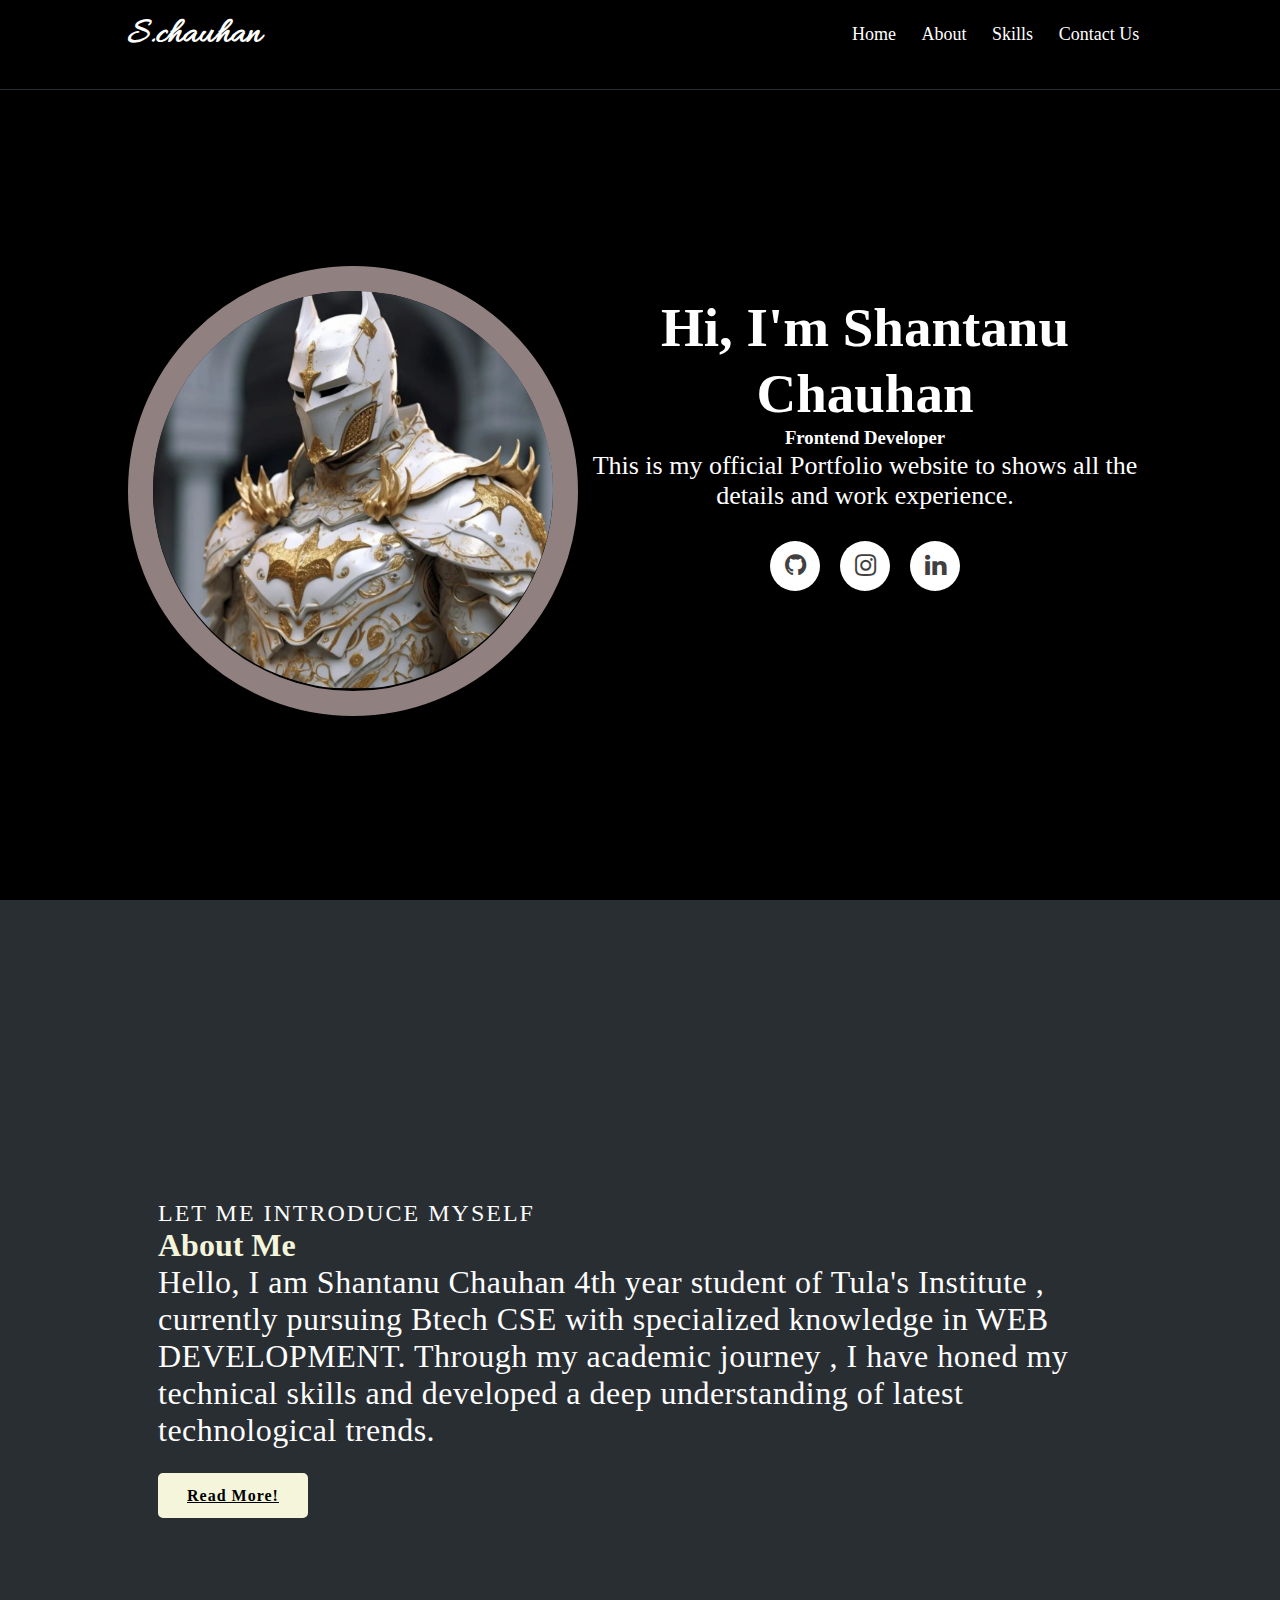
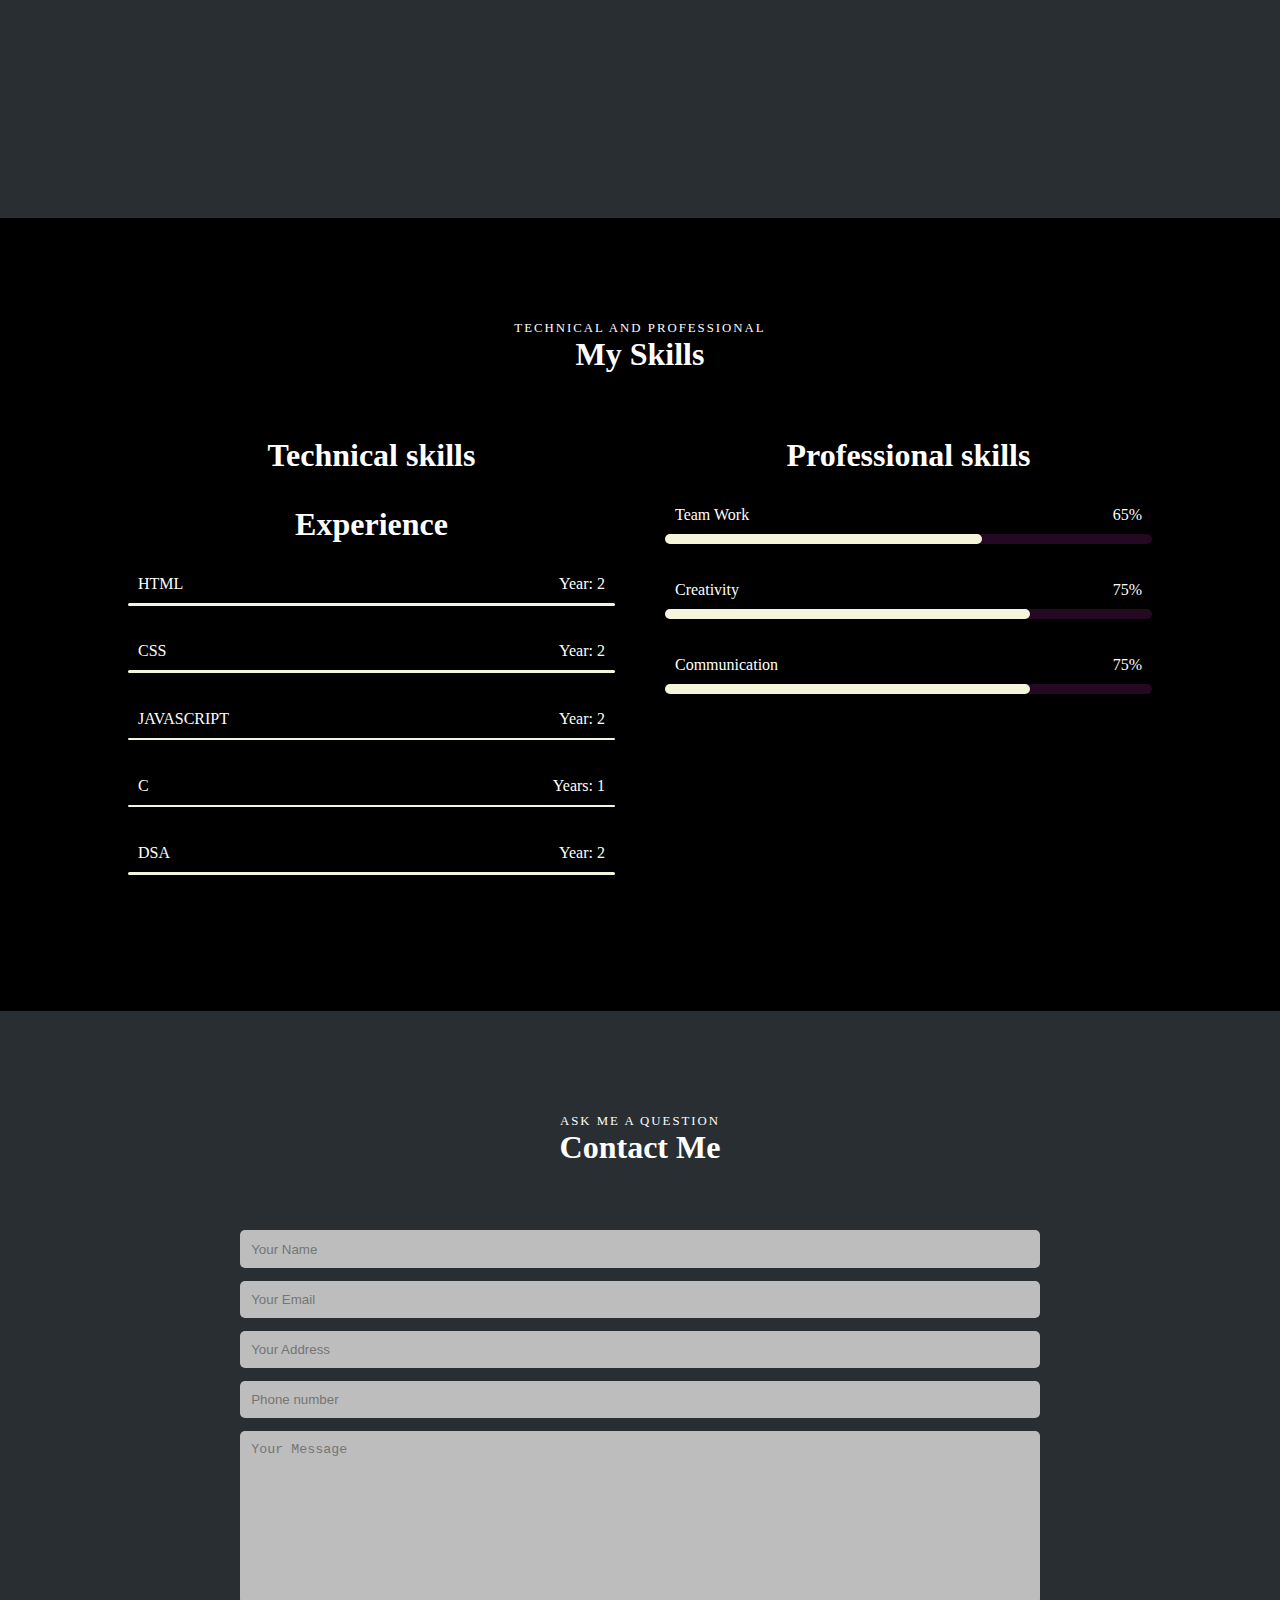
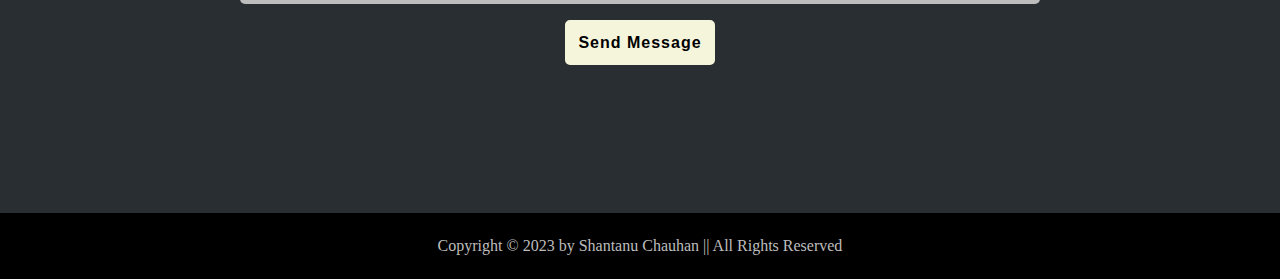
<file: Profilo/index.html>
<!DOCTYPE html>
<html lang="en">
<head>
    <meta charset="UTF-8">
    <meta name="viewport" content="width=device-width, initial-scale=1.0">
    <title>Portfolio Website</title>
   <link rel="stylesheet" href="style.css">
   <link rel="stylesheet" href="https://stackpath.bootstrapcdn.com/font-awesome/4.7.0/css/font-awesome.min.css">


</head>
<body>
    <header>
        <div class="head-section">
            <nav>
                <div class="logo">S.chauhan</div>
                <div class="nav-link">
                    <ul>
                        <li><a href="#home">Home</a></li>
                        <li><a href="#about">About</a></li>
                        <li><a href="#skills">Skills</a></li>
                        <li><a href="#contact">Contact Us</a></li>
                    </ul>
                </div>
            </nav>
        </div>
    </header>
    <section id="home" class="home">
        <div class="home-image">
            <img src="new.jpeg" alt="Avatar">
        </div>
        <div class="home-content">
            <h1>Hi, I'm Shantanu Chauhan</h1>
            <h3>Frontend Developer</h3>
            <p>This is my official Portfolio website to shows all the details and work experience.</p>
          <div class="social-menu">
            <ul>
                <li><a href="https://github.com/shanuchauhan1211"><i class="fa fa-github"></i></a></li>
                <li><a href="https://www.instagram.com/kenzen.gall/"><i class="fa fa-instagram"></i></a></li>
                <li><a href="https://www.linkedin.com/in/shantanu-chauhan-5323b0245"><i class="fa fa-linkedin"></i></a></li>
            </ul>
          </div>
        </div>
    </section>
    <section id="about" class="about">
        <div class="about-content">
            <span>Let me Introduce myself</span>
            <h2>About Me</h2>
            <p>
              Hello, I am Shantanu Chauhan 4th year student of Tula's Institute , currently pursuing Btech CSE with specialized knowledge in WEB DEVELOPMENT.
Through my academic journey , I have honed my technical skills and developed a deep understanding of latest technological trends.
            </p>
            <div class="btn-box">
              <a href="#" class="btn">Read More!</a>
            </div>
          </div>
    </section>
    <section id="skills" class="skills">
        <div class="main-text">
          <span>Technical and Professional</span>
          <h2>My Skills</h2>
        </div>
        <div class="skill-main">
          <div class="skill-left">
            <h3>Technical skills</h3>
             <h1> Experience</h1>
            <div class="skill-bar">
              <div class="info">
                <p>HTML</p>
                <p>Year: 2</p>
              </div>
              <div class="bar">
                <span class="html"></span>
              </div>
            </div>
            <div class="skill-bar">
              <div class="info">
                <p>CSS</p>
                <p>Year: 2</p>
              </div>
              <div class="bar">
                <span class="css"></span>
              </div>
            </div>
            <div class="skill-bar">
              <div class="info">
                <p>JAVASCRIPT</p>
                <p>Year: 2</p>
              </div>
              <div class="bar">
                <span class="javascript"></span>
              </div>
            </div>
            <div class="skill-bar">
              <div class="info">
                <p>C</p>
                <p>Years: 1</p>
              </div>
              <div class="bar">
                <span class="c"></span>
              </div>
            </div>
            <div class="skill-bar">
              <div class="info">
                <p>DSA</p>
                <p>Year: 2</p>
              </div>
              <div class="bar">
                <span class="dsa"></span>
              </div>
            </div>
          </div>
          <div class="skill-right">
            <h3>Professional skills</h3>
            
            <div class="skill-bar">
              <div class="info">
                <p>Team Work</p>
                <p>65%</p>
              </div>
              <div class="bar">
                <span class="team-work"></span>
              </div>
            </div>
            <div class="skill-bar">
              <div class="info">
                <p>Creativity</p>
                <p>75%</p>
              </div>
              <div class="bar">
                <span class="creativity"></span>
              </div>
            </div>
            <div class="skill-bar">
              <div class="info">
                <p>Communication</p>
                <p>75%</p>
              </div>
              <div class="bar">
                <span class="communication"></span>
              </div>
            </div>
          </div>
        </div>
      </section>
      <section id="contact" class="contact">
        <div class="main-text">
          <span>ask me a question</span>
          <h2>Contact Me</h2>
        </div>
        <form action="#" name="submit-to-google-sheet">
          <input type="text" name="Name" placeholder="Your Name" required />
          <input type="text" name="Email" placeholder="Your Email" required />
          <input type="text" name="Address" placeholder="Your Address" required />
          <input
            type="number"
            name="Phone Number"
            placeholder="Phone number"
            required
          />
          <textarea
            name="Message"
            id=""
            cols="30"
            rows="10"
            placeholder="Your Message"
          ></textarea>
          <div class="btn-box formbtn">
            <button type="submit" class="btn">Send Message</button>
          </div>
        </form>
        <span id="msg"></span>
      </section>
    <footer>
        <p>Copyright &copy; 2023 by Shantanu Chauhan || All Rights Reserved</p>
    </footer>
</body>
</html>
</file>
<file: Profilo/style.css>
@import url('https://fonts.googleapis.com/css2?family=Allura&display=swap');
*{
    margin: 0px;
    padding: 0px;
    box-sizing: border-box;
    scroll-behavior: smooth;
}
:root {
    --text-color: #f5f5f5;
    --hover-color: #2ee16d;
    --bg-color: #250821;
    --secon-bg-color: #292e33;
    --big-font: 2.5rem;
    --norma-font: 2rem;
    --neon-box-shadow: 0 0 .5rem #2ee16d;
    --h2-font: 3rem;
}
body::-webkit-scrollbar {
    height: 0;
    width: .5rem;
}

body::-webkit-scrollbar-track {
    background: var(--secon-bg-color);
}

body::-webkit-scrollbar-thumb {
    background: beige;
    border-radius: 5rem;
}

body{
    
    background-color: rgb(0, 0, 0);
    color:white;
}
header{
    position: fixed;
    width: 100%;
    z-index: 1000;
    height: 10vh;
    color: white;
    background-color: black;
    padding: 12px 10%;
    border-bottom: 1px solid var(--secon-bg-color);
}
nav{
    display: flex;
    justify-content: space-between;
    align-items: center;
}
.logo{
    font-size: 4vh;
    font-family: 'Allura', cursive;
    font-weight: bolder;
transition: transform 0.2s;
   
}
.logo:hover{
 transform: scale(1.5);
}

.nav-link ul{
    display: flex;
    align-items:center ;
    list-style: none;
    font-size: 18px;
}
.nav-link ul li a{
    text-decoration: none;
    color: white;
    margin: 1vw;
}

/* li a.active {
    background-color: #04AA6D;
    color: white;
  } */
li a.active{
    color:  #2ee16d;
    text-shadow:  0 0 10px rgba(18, 255, 117, 0.6),
    0 0 20px rgba(18, 255, 117, 0.6),
    0 0 30px rgba(18, 255, 117, 0.6),
    0 0 40px rgba(18, 255, 117, 0.6),
    0 0 80px rgba(18, 255, 117, 0.6),
    0 0 100px rgba(18, 255, 117, 0.6),
    0 0 150px rgba(18, 255, 117, 0.6);
} 
li a:hover:not(.active) {
    background-color: #555;
    color: white;
  }

section {
    padding: 100px 10%;
}
.home{
    display: flex;
    justify-content: space-between;
    align-items: center;
    min-height: 100vh;
    height: 100%;
    width: 100%;
}
.home-image{
    margin-top: 8%;
    width: 450px;
    height: 450px;
    border-radius: 50%;
    border: 25px solid rgb(144, 128, 128);
}
.home-image img{
    max-width: 400px;
border-radius: 50%;
transition: transform 0.2s;
}

.home-image img:hover{
transform: scale(1.5);
}
.home-content{
    color: white;
    max-width: 600px;
    text-align:center;
}
.home-content h1{
    font-size: 55px;
    line-height: 1.2;   
}
.home-content h3:hover{
    font-size: 40px;
    color:gold;
    padding: 2px;
    line-height: 1.2;
    transform : translate(0px,5px);

}
.home-content p{
    font-size: 26px;
    padding: 2px;
}
.social-menu ul {
    display: flex;
    justify-content: center;
    margin-top: 5%;
}
.social-menu ul li {
    list-style: none;
    margin: 0 10px;
    padding-bottom: 14px;
}
.social-menu ul li .fa {
    color: #413f3f;
    font-size: 25px;
    line-height: 50px;
    transition: 0.5s;
}
.social-menu ul li .fa:hover {
    color: #ffffff;
   
}
.social-menu ul li a {
    display: block;
    width: 50px;
    border-radius: 50%;
    background-color: white;
    text-align: center;
    transition: 0.5s;
    box-shadow: 0px 7px 5px rgba(0, 0, 0, 0.5);
    transition: transform 0.2s;
}
.social-menu ul li a:hover {  
  transform: rotate(360deg) scale(1.5) skew(0deg) translate(0px,0px);
}
.social-menu ul li:nth-child(1) a:hover {
    background-color: rgb(40, 38, 38);
}
.social-menu ul li:nth-child(2) a:hover {
    background-color: #e4405f;
}
.social-menu ul li:nth-child(3) a:hover {
    background-color: #0077B5;
}
.about {
    display: flex;
    justify-content: center;
    align-items: center;
    grid-gap: 2em;
    background: var(--secon-bg-color);
    padding-top: 270px;
    padding-bottom: 270px;
}
.about-content{
    margin: 30px;
}
.about-content span {
    color: #fdfdfd;
    font-size: 1.5rem;
    font-weight: 200;
    text-transform: uppercase;
    letter-spacing: 2px;
}

.about-content h2 {
    color:beige;
    font-weight: 700;
    font-size: var(--norma-font);
}

.about-content p {
    color: #fdfdfd;
    font-weight: 300;
    font-size: 2rem;
    letter-spacing: .5px;
    margin-bottom: 1.5rem;
}
.btn-box {
    display: flex;
    justify-content: space-between;
    width: 320px;
    height: 45px;
}

.btn-box .btn {
    display: inline-flex;
    justify-content: center;
    align-items: center;
    height: 100%;
    width: 150px;
    background: beige;
    color: black;
    font-size: 1rem;
    letter-spacing: 1px;
    font-weight: 600;
    transition: .6s;
    border-radius: 5px;
    position: relative;
    overflow: hidden;
    z-index: 1;
    border: 2px solid beige;
}

.btn:hover {
    color: white;
}

.btn::before {
    content: "";
    position: absolute;
    top: 0;
    left: 0;
    background: var(--bg-color);
    width: 0;
    height: 100%;
    z-index: -1;
    transform: .4s;
}

.btn:hover::before {
    width: 100%;
}
.main-text {
    text-align: center;
    width: 100%;
    margin-bottom: 4rem;
    color: biege;
}

.main-text h2 {
    font-size: var(--norma-font);
    font-weight: 700;
}

.main-text span {
    color: #fdfdfd;
    text-transform: uppercase;
    font-size: .8rem;
    font-weight: 200;
    letter-spacing: 2px;
}
.skills {
    background: black;
}

.skill-main {
    width: 100%;
    display: grid;
    grid-template-columns: repeat(2, 1fr);
    grid-row-gap: 30px;
    grid-column-gap: 50px;
}

.skill-bar {
    margin-bottom: 2.3rem;
}

.skill-main h3 {
    margin-bottom: 2rem;
    font-size: var(--norma-font);
    text-align: center;

}
.skill-left h1{
margin-bottom: 2rem;
font-size: var(--norma-font);
text-align: center;
}

.skill-left .skill-bar .info {
    display: flex;
    justify-content: space-between;
    align-items: center;
    padding: 0 10px;
}

.skill-left .skill-bar .bar {
    width: 100%;
    height: 2.5px;
    background: white(--bg-color);
    border-radius: 25px;
    margin-top: 10px;
    position: relative;
}

.skill-bar .bar span {
    left: 0;
    width: 50%;
    height: 100%;
    position: absolute;
    background: beige;
    border-radius: 25px;
}



.skill-bar .bar .html {
    width: 100%;
    animation: html 1.5s;
}

.skill-bar .bar .css {
    width: 100%;
    animation: css 1.75s;
}

.skill-bar .bar .javascript {
    width: 100%;
    animation: javascript 2.0s;
}

.skill-bar .bar .c {
    width: 100%;
    animation: c 2.25s;
}

.skill-bar .bar .dsa {
    width: 100%;
    animation: dsa 2.5s;
}

@keyframes html {
    0% {
        width: 0%;
    }

    100% {
        width: 100%;
    }
}

@keyframes css {
    0% {
        width: 0%;
    }

    100% {
        width: 100%;
    }
}

@keyframes javascript {
    0% {
        width: 0%;
    }

    100% {
        width: 100%;
    }
}

@keyframes c {
    0% {
        width: 0%;
    }

    100% {
        width: 100%;
    }
}

@keyframes dsa {
    0% {
        width: 0%;
    }

    100% {
        width: 100%;
    }
}

.skill-right .skill-bar .info {
    display: flex;
    justify-content: space-between;
    align-items: center;
    padding: 0 10px;
}
.skill-right h1{
margin-bottom: 2rem;
font-size: var(--norma-font);
text-align: center;
}

.skill-right .skill-bar .bar {
    width: 100%;
    height: 10px;
    background: var(--bg-color);
    border-radius: 25px;
    margin-top: 10px;
    position: relative;
}

.skill-right .bar span {
    left: 0;
    width: 50%;
    height: 100%;
    position: absolute;
    background: beige;
    border-radius: 25px;
}

.skill-bar .bar .team-work {
    width: 65%;
    animation: team-work 1.5s;
}

.skill-bar .bar .creativity {
    width: 75%;
    animation: creativity 2s;
}

.skill-bar .bar .communication {
    width: 75%;
    animation: communication 2.5s;
}

@keyframes team-work {
    0% {
        width: 0%;
    }

    100% {
        width: 65%;
    }
}

@keyframes creativity {
    0% {
        width: 0%;
    }

    100% {
        width: 75%;
    }
}

@keyframes communication {
    0% {
        width: 0%;
    }

    100% {
        width: 75%;
    }
}
.contact {
    background: var(--secon-bg-color);
    width: 100%;
}

.contact form {
    text-align: center;
    margin: 1rem auto;
    margin-bottom: 3rem;
    max-width: 50rem;
}

.contact form input,
.contact form textarea {
    width: 100%;
    color: black;
    background:#bdbdbd;
    border: none;
    border-radius: 5px;
    margin-bottom: .8rem;
    padding: .7rem;
}

.contact form textarea {
    resize: none;
}

.formbtn {
    display: flex;
    justify-content: center;
    width: 100%;
}

.formbtn .btn {
    cursor: pointer;
    font-size: 1rem;
}
footer {
    display: flex;
    justify-content: center;
    align-items: center;
    padding: 1.5rem 10%;
}

footer p {
    color: #bdbdbd;
}
@media(max-width:991px) {

    header {
        padding: 15px 5%;
    }

    footer {
        padding: 15px 5%;
    }

    section {
        padding: 50px 5%;
    }

    .nav-link ul li a {
        padding: 5px 2px;
    }

    .home-content {
        margin-top: 5rem;
    }
}

@media(max-width:768px) {

    header{
        height: 20vh;
    }
    .home {
        flex-direction: column;
    }
    .home-image{
        margin-top: 20vh;
    }

    .about {
        flex-direction: column-reverse;
    }

    .skill-main {
        grid-template-columns: 1fr;
    }

    footer p {
        font-size: .9rem;
    }
    nav{
        flex-direction: column;
    }
    .logo{
        justify-content: center;
        margin: 12px 0  ;
    }
    nav ul{
        justify-content: center;
        height: 34px;
    }
}

@media(max-width:420px) {
    html {
        font-size: 80%;
        margin-right: -00px;
    }

    .about {
        padding-left: 80px;
    }

    footer p {
        font-size: .6rem;
    }
}
</file>
